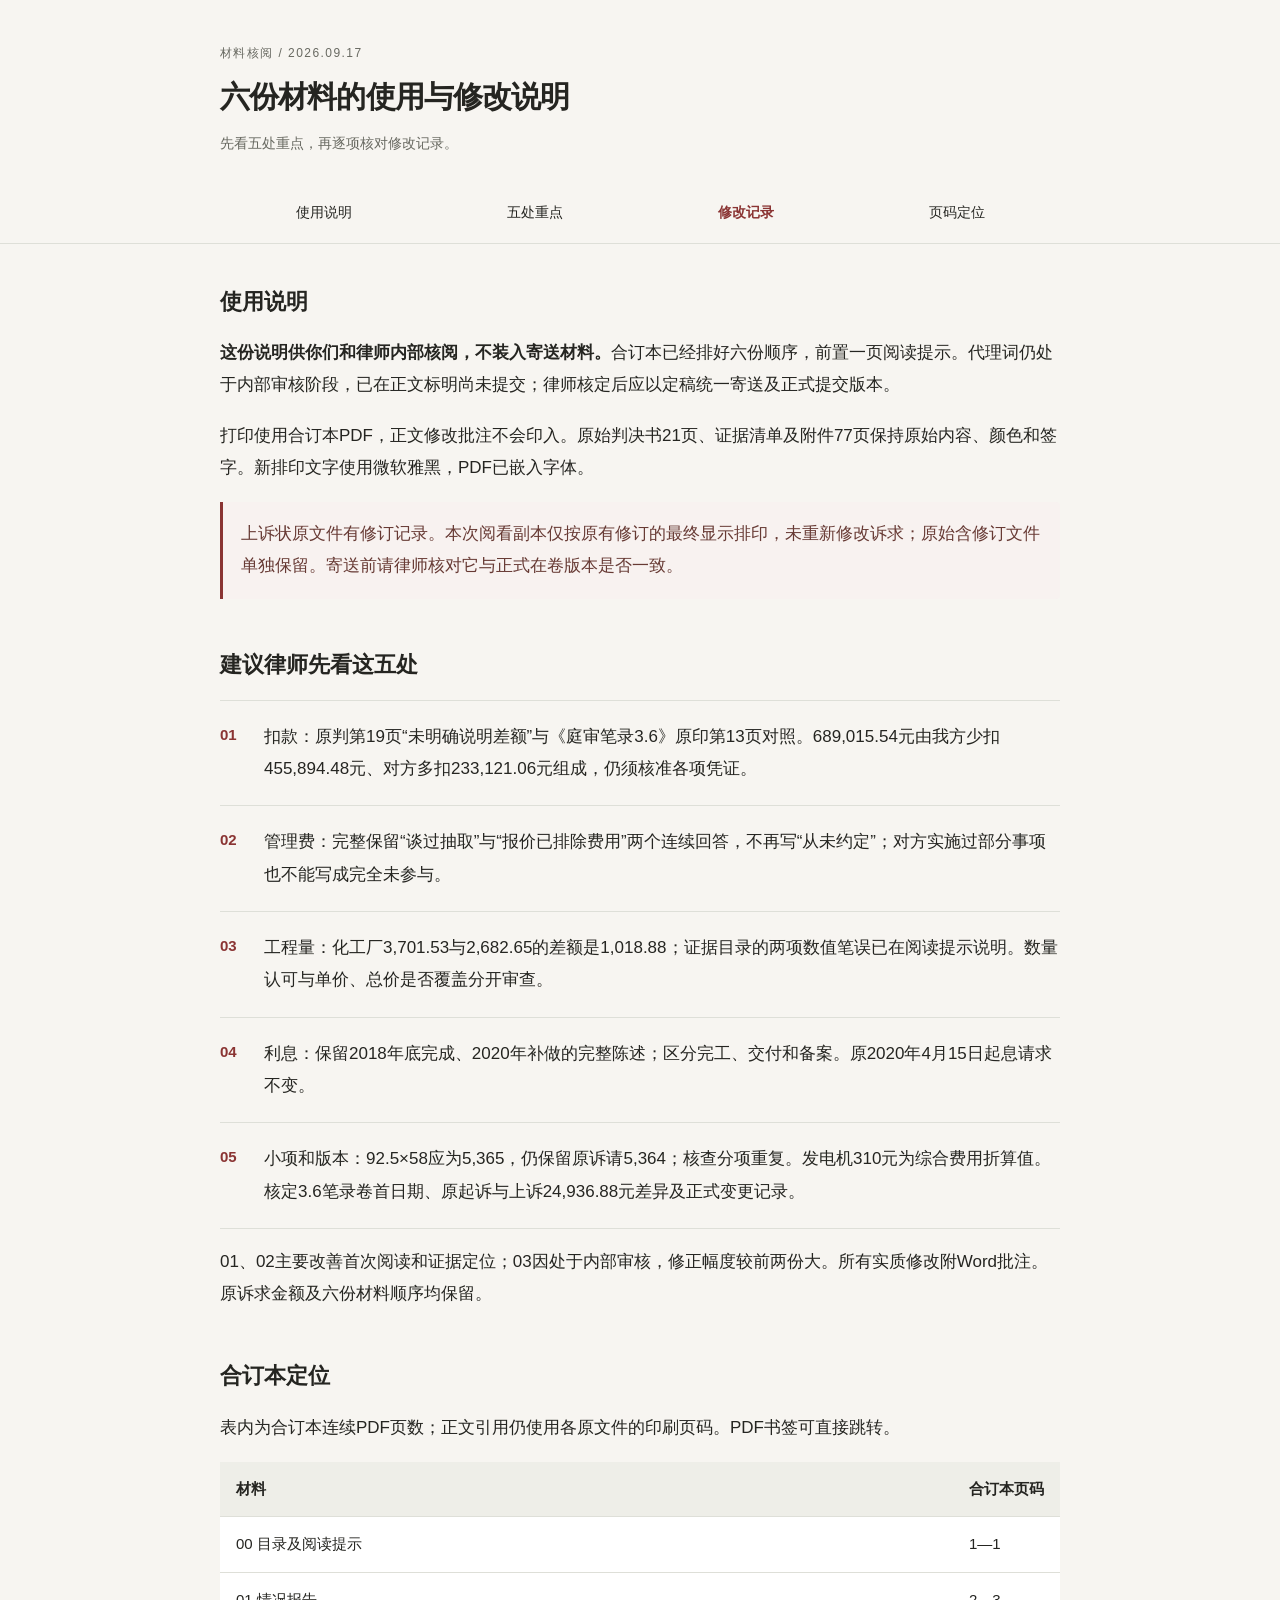
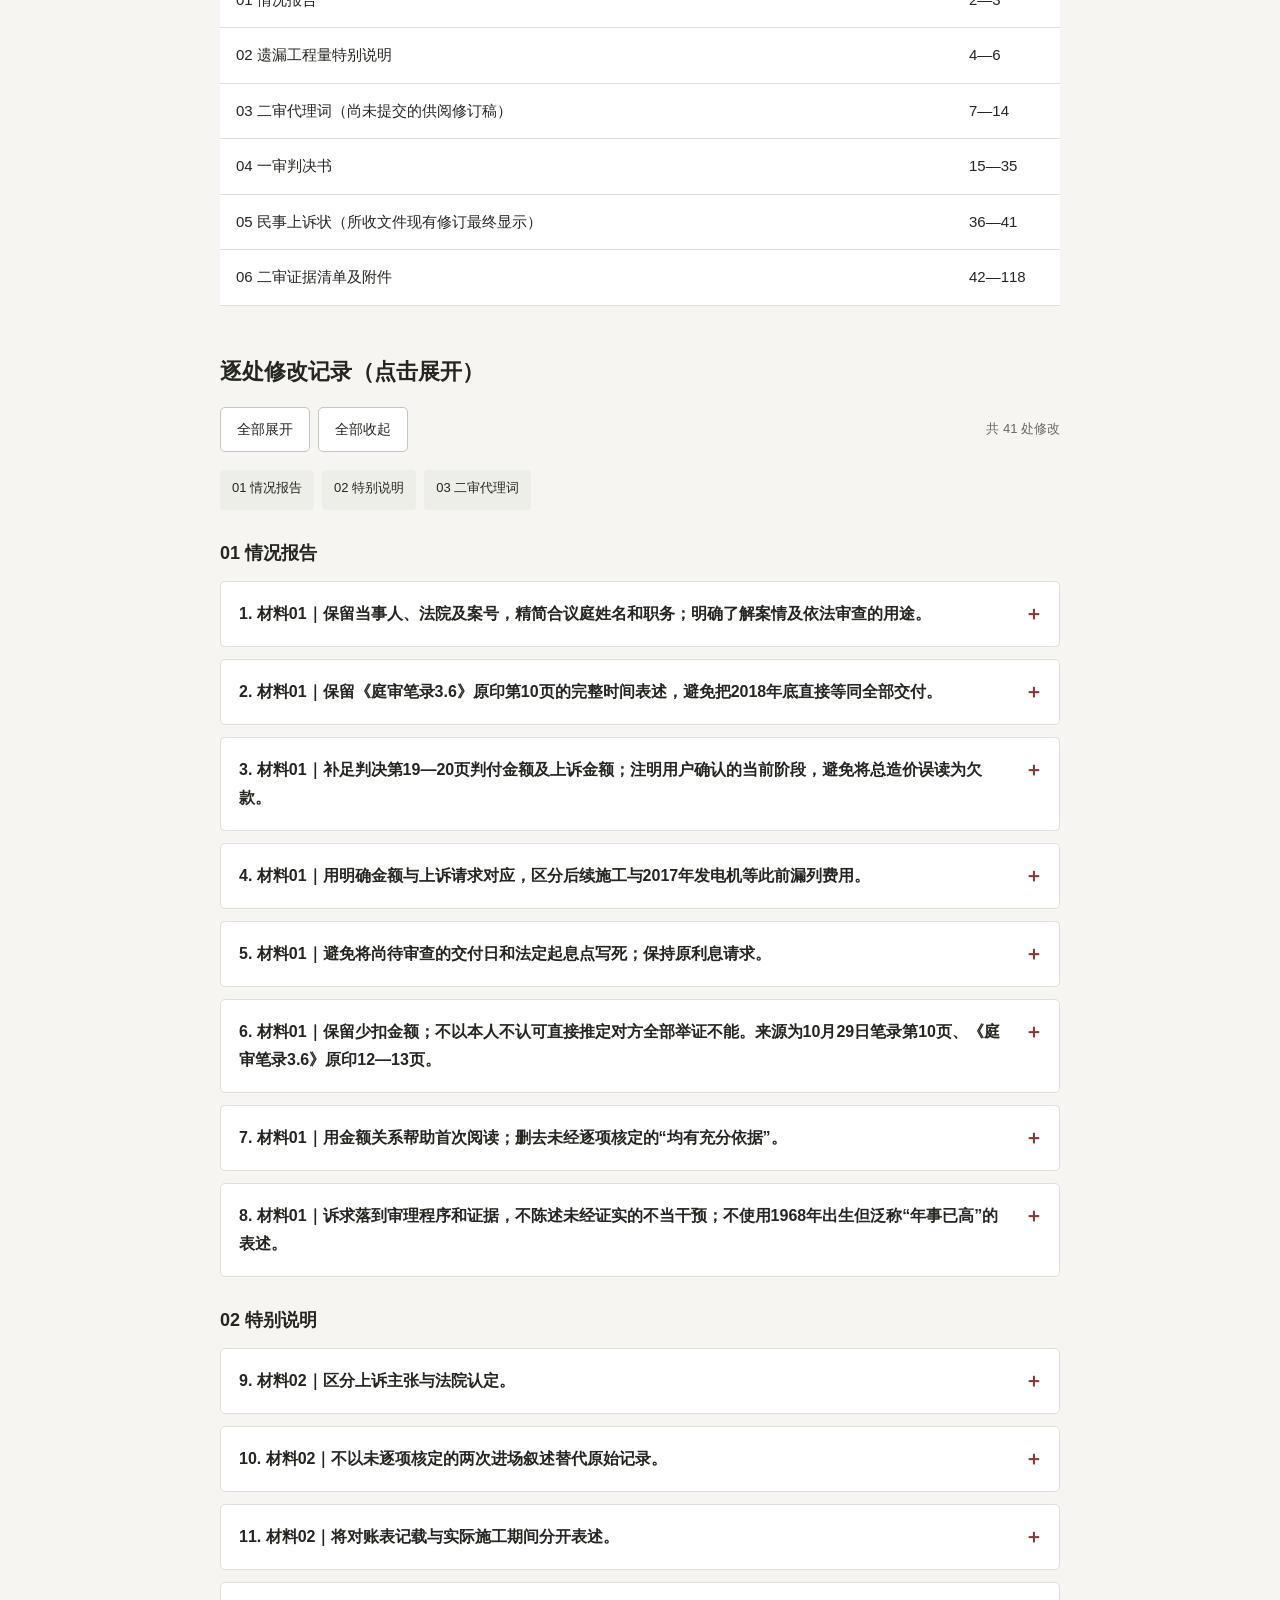
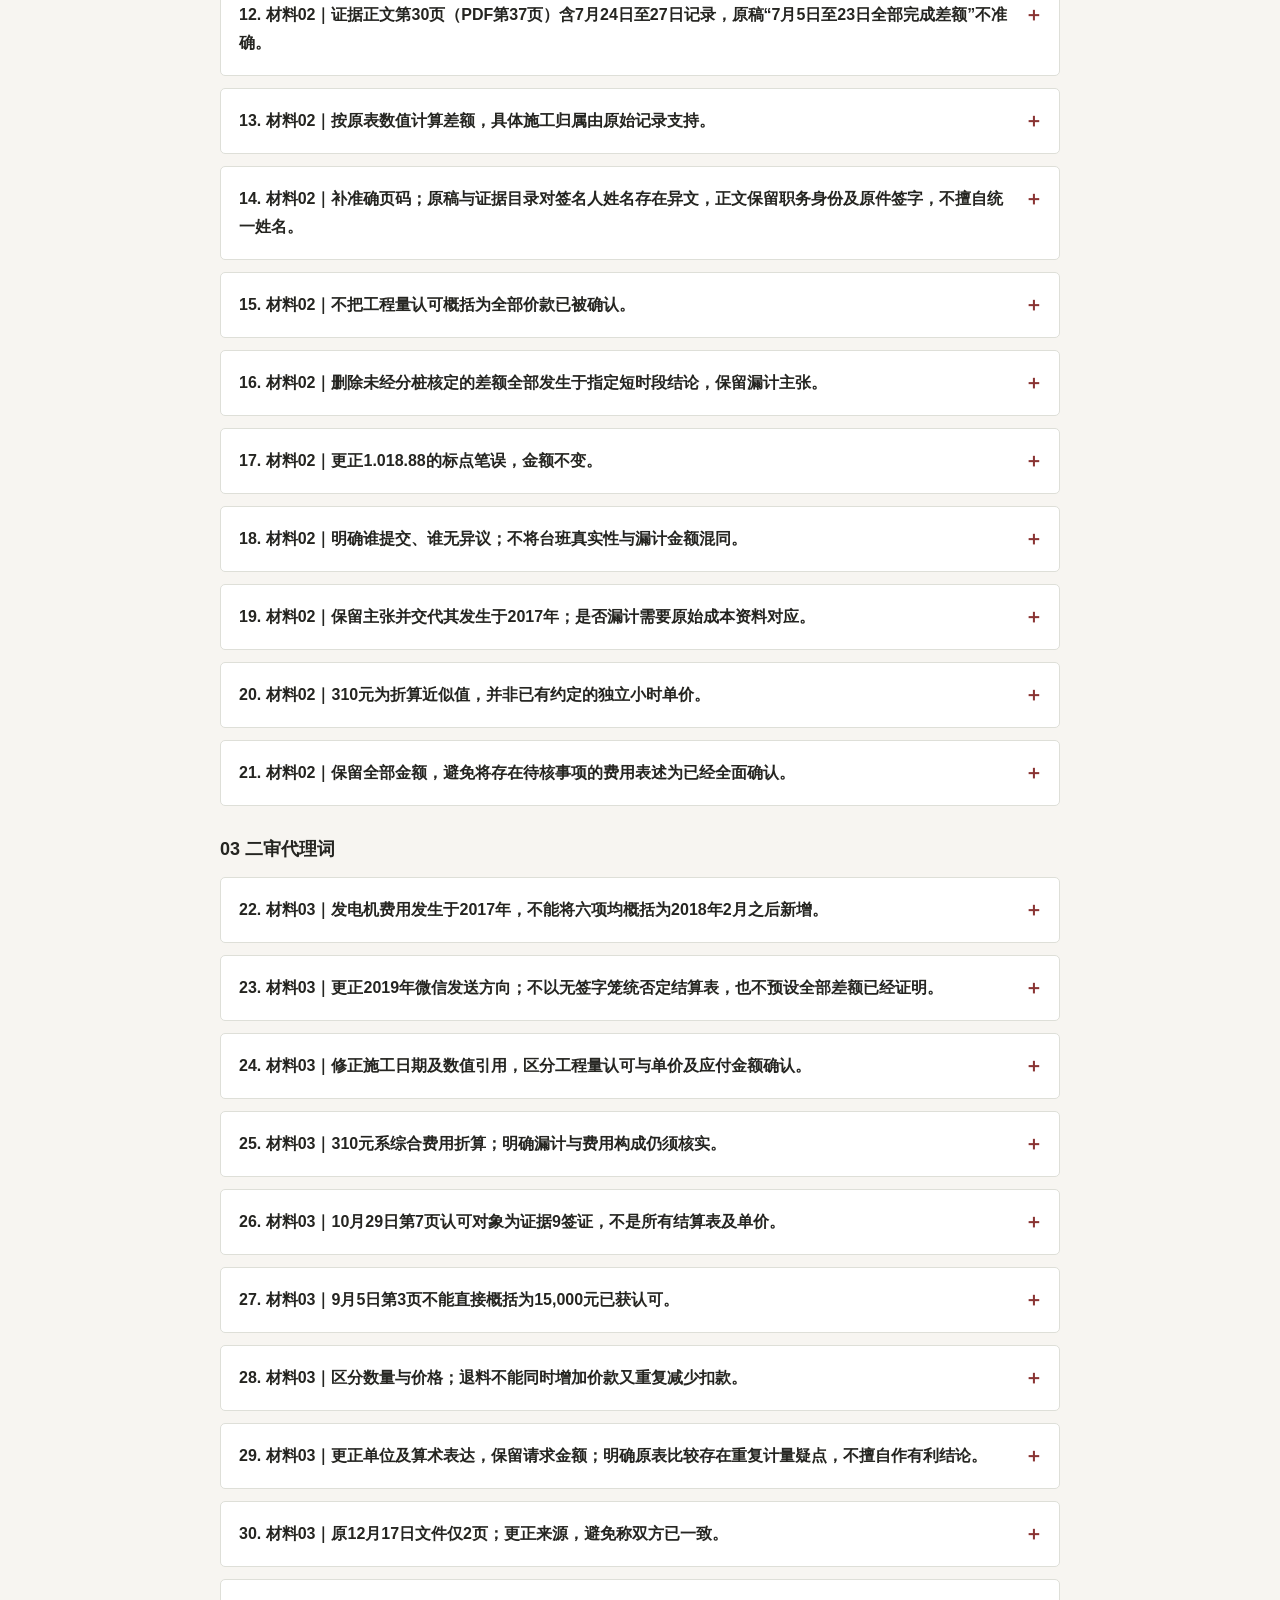
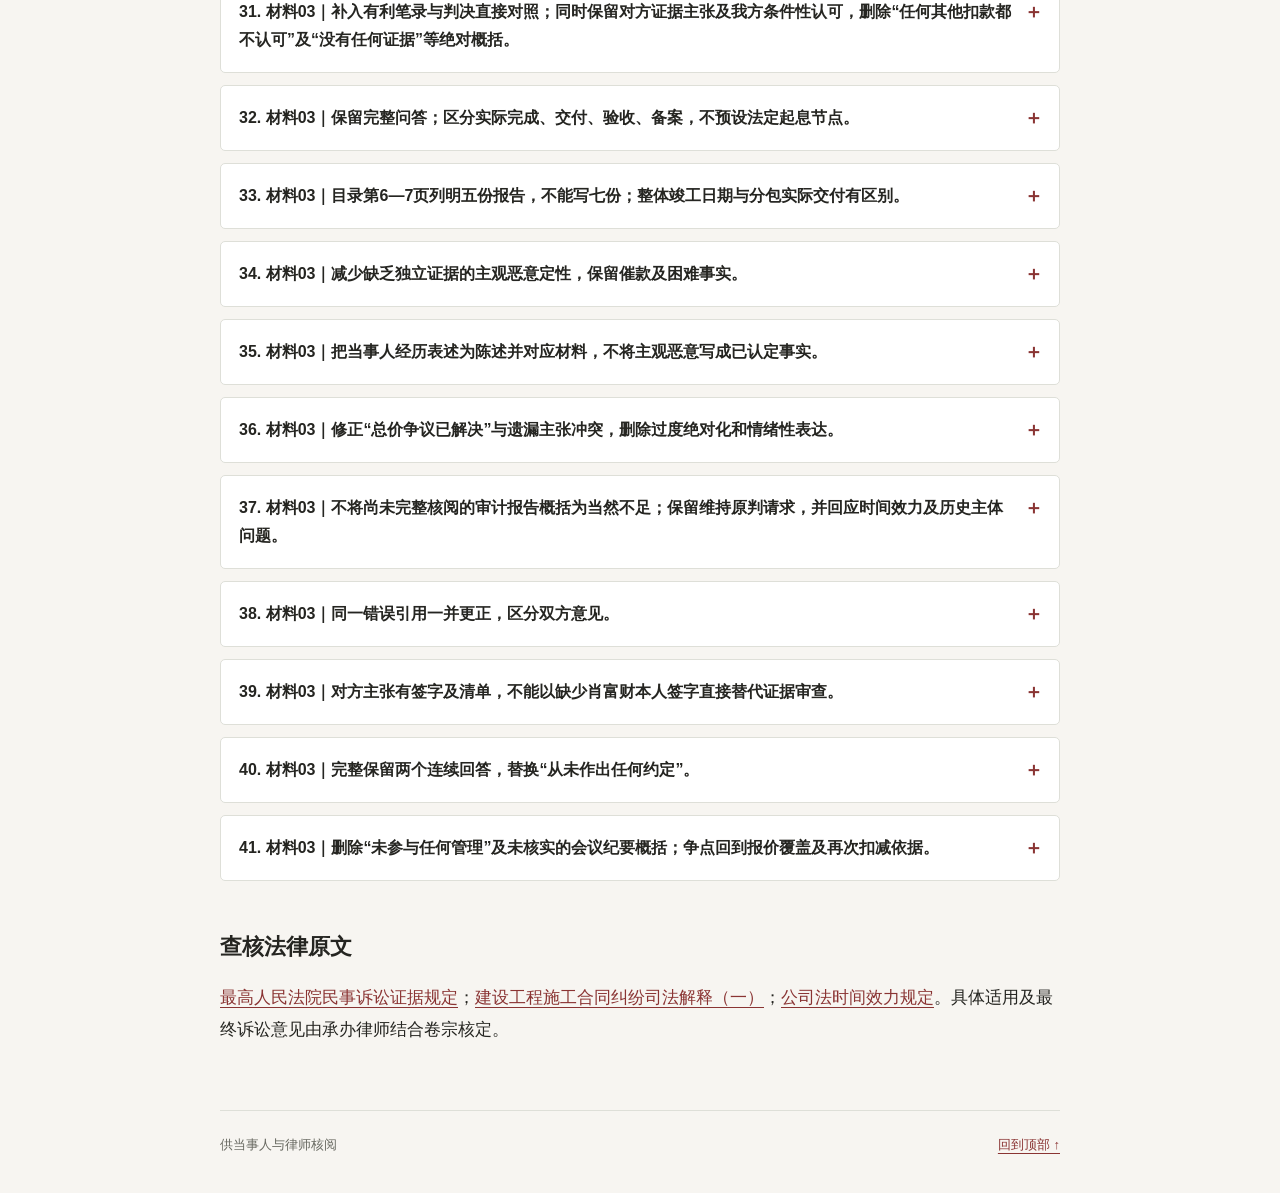
<file: share/review-20260917/index.html>
<!doctype html>
<html lang="zh-CN"><head><meta charset="utf-8"><meta name="viewport" content="width=device-width, initial-scale=1"><meta name="robots" content="noindex, nofollow, noarchive"><meta name="referrer" content="no-referrer"><meta name="theme-color" content="#f7f5f1"><meta name="description" content="六份材料的使用与修改说明，支持手机阅读与逐项核对。"><title>六份材料的使用与修改说明</title><style>
:root{color-scheme:light;--paper:#fff;--bg:#f7f5f1;--ink:#252521;--muted:#686961;--line:#dedfd8;--accent:#8a3433;--soft:#f8f2f0}
*{box-sizing:border-box}html{scroll-behavior:smooth;scroll-padding-top:124px}body{margin:0;background:var(--bg);color:var(--ink);font-family:'Microsoft YaHei','微软雅黑',sans-serif;font-size:17px;line-height:1.9;overflow-wrap:anywhere;-webkit-text-size-adjust:100%}button,a,summary{-webkit-tap-highlight-color:transparent}button{font:inherit}a{color:var(--accent);text-underline-offset:4px}a:focus-visible,button:focus-visible,summary:focus-visible{outline:3px solid var(--accent);outline-offset:4px}
.wrap{width:min(100% - 48px,840px);margin-inline:auto}.masthead{padding:42px 0 24px}.eyebrow{font-size:12px;letter-spacing:.12em;color:var(--muted);margin:0 0 10px}.masthead h1{font-size:30px;line-height:1.45;letter-spacing:-.03em;margin:0 0 12px}.subtitle{margin:0;font-size:14px;color:var(--muted)}
.nav{position:sticky;top:0;z-index:5;background:rgba(247,245,241,.98);border-bottom:1px solid var(--line)}.nav-inner{display:grid;grid-template-columns:repeat(4,minmax(0,1fr));gap:4px;padding-block:9px}.nav a{display:flex;align-items:center;justify-content:center;min-height:44px;border-radius:4px;font-size:14px;text-decoration:none;color:var(--ink)}.nav a:hover{background:#eae8e3}.nav a[href='#changes']{color:var(--accent);font-weight:700}
main{padding:16px 0 40px}section{padding-top:25px;margin-bottom:24px;scroll-margin-top:12px}h2{font-size:22px;line-height:1.55;margin:0 0 18px}h3{font-size:18px;line-height:1.5;margin:30px 0 14px}p{margin:0 0 18px}strong,b{font-weight:700}.note{background:var(--soft);border-left:3px solid var(--accent);padding:16px 18px;color:#673a34;border-radius:0 4px 4px 0}
ol{padding:0;list-style:none;counter-reset:focus}li{counter-increment:focus;padding:20px 0 20px 44px;position:relative;border-top:1px solid var(--line)}li::before{content:counter(focus,decimal-leading-zero);position:absolute;left:0;top:20px;color:var(--accent);font-size:15px;font-weight:700;font-variant-numeric:tabular-nums}li:last-child{border-bottom:1px solid var(--line)}table{border-collapse:collapse;width:100%;font-size:15px;background:var(--paper)}th,td{padding:13px 16px;border-bottom:1px solid var(--line);vertical-align:top;text-align:left}th{background:#eeeee8;font-weight:700}td:last-child,th:last-child{width:100px;white-space:nowrap;font-variant-numeric:tabular-nums}
.controls{display:flex;flex-wrap:wrap;gap:8px;align-items:center;margin:0 0 18px}.controls button{min-height:44px;padding:8px 16px;border:1px solid #c5c6bd;background:#fff;border-radius:5px;font-size:14px;color:var(--ink);cursor:pointer}.controls button:hover{border-color:var(--accent);color:var(--accent)}.record-count{font-size:13px;color:var(--muted);margin-left:auto}.groups{display:flex;gap:8px;flex-wrap:wrap;margin:0 0 10px}.groups a{padding:6px 12px;min-height:40px;text-decoration:none;background:#eeeee8;color:var(--ink);border-radius:4px;font-size:13px}
details{background:var(--paper);border:1px solid var(--line);border-radius:5px;margin:0 0 12px;overflow:hidden}summary{position:relative;padding:18px 46px 18px 18px;font-size:16px;line-height:1.75;font-weight:600;cursor:pointer;list-style:none}summary::-webkit-details-marker{display:none}summary::after{content:'＋';position:absolute;right:16px;top:19px;color:var(--accent);font-size:19px;line-height:1.4}details[open]>summary{border-bottom:1px solid var(--line);background:#fbfaf7}details[open]>summary::after{content:'−'}details p{padding:18px 18px 0;margin:0;font-size:16px;line-height:1.95}details p:last-child{padding-bottom:20px}details p b{display:block;font-size:13px;letter-spacing:.04em;color:var(--muted);margin:0 0 6px}details p:last-child b{color:var(--accent)}.footer{padding:22px 0 35px;border-top:1px solid var(--line);font-size:13px;color:var(--muted);display:flex;justify-content:space-between;gap:16px}.footer a{white-space:nowrap}
@media(max-width:600px){.wrap{width:calc(100% - 36px)}.masthead{padding:26px 0 20px}.masthead h1{font-size:25px}.nav a{font-size:13px}.nav-inner{gap:0}body{font-size:16px;line-height:1.9}h2{font-size:21px}h3{font-size:18px}section{padding-top:20px}th,td{padding:12px 10px}td:last-child,th:last-child{width:76px}.note{padding:14px}summary{padding-left:15px;font-size:16px}details p{padding-left:15px;padding-right:15px}.record-count{font-size:12px}li{padding-left:36px}.groups a{padding-inline:10px}}
@media(prefers-reduced-motion:reduce){html{scroll-behavior:auto}}@media print{body{background:white;font-size:11pt}.wrap{width:100%;max-width:none}.nav,.controls,.groups,.footer{display:none}.masthead{padding:0 0 16px}details{break-inside:avoid}summary{padding:10px 12px}.note{border:1px solid #aaa}}
</style></head><body><header class="masthead wrap" id="top"><p class="eyebrow">材料核阅  /  2026.09.17</p><h1>六份材料的使用与修改说明</h1>
<p class="subtitle">先看五处重点，再逐项核对修改记录。</p></header><nav class="nav" aria-label="阅读目录"><div class="wrap nav-inner"><a href="#intro">使用说明</a><a href="#focus">五处重点</a><a href="#changes">修改记录</a><a href="#pages">页码定位</a></div></nav><main class="wrap"><section id="intro"><h2>使用说明</h2><p><b>这份说明供你们和律师内部核阅，不装入寄送材料。</b>合订本已经排好六份顺序，前置一页阅读提示。代理词仍处于内部审核阶段，已在正文标明尚未提交；律师核定后应以定稿统一寄送及正式提交版本。</p>
<p>打印使用合订本PDF，正文修改批注不会印入。原始判决书21页、证据清单及附件77页保持原始内容、颜色和签字。新排印文字使用微软雅黑，PDF已嵌入字体。</p>
<p class="note">上诉状原文件有修订记录。本次阅看副本仅按原有修订的最终显示排印，未重新修改诉求；原始含修订文件单独保留。寄送前请律师核对它与正式在卷版本是否一致。</p>
</section><section id="focus"><h2>建议律师先看这五处</h2>
<ol><li>扣款：原判第19页“未明确说明差额”与《庭审笔录3.6》原印第13页对照。689,015.54元由我方少扣455,894.48元、对方多扣233,121.06元组成，仍须核准各项凭证。</li>
<li>管理费：完整保留“谈过抽取”与“报价已排除费用”两个连续回答，不再写“从未约定”；对方实施过部分事项也不能写成完全未参与。</li>
<li>工程量：化工厂3,701.53与2,682.65的差额是1,018.88；证据目录的两项数值笔误已在阅读提示说明。数量认可与单价、总价是否覆盖分开审查。</li>
<li>利息：保留2018年底完成、2020年补做的完整陈述；区分完工、交付和备案。原2020年4月15日起息请求不变。</li>
<li>小项和版本：92.5×58应为5,365，仍保留原诉请5,364；核查分项重复。发电机310元为综合费用折算值。核定3.6笔录卷首日期、原起诉与上诉24,936.88元差异及正式变更记录。</li></ol>
<p>01、02主要改善首次阅读和证据定位；03因处于内部审核，修正幅度较前两份大。所有实质修改附Word批注。原诉求金额及六份材料顺序均保留。</p>
</section><section id="pages"><h2>合订本定位</h2><p>表内为合订本连续PDF页数；正文引用仍使用各原文件的印刷页码。PDF书签可直接跳转。</p><table><tr><th>材料</th><th>合订本页码</th></tr><tr><td>00 目录及阅读提示</td><td>1—1</td></tr><tr><td>01 情况报告</td><td>2—3</td></tr><tr><td>02 遗漏工程量特别说明</td><td>4—6</td></tr><tr><td>03 二审代理词（尚未提交的供阅修订稿）</td><td>7—14</td></tr><tr><td>04 一审判决书</td><td>15—35</td></tr><tr><td>05 民事上诉状（所收文件现有修订最终显示）</td><td>36—41</td></tr><tr><td>06 二审证据清单及附件</td><td>42—118</td></tr></table></section><section id="changes"><h2>逐处修改记录（点击展开）</h2><div class="controls"><button id="expand-all" type="button">全部展开</button><button id="collapse-all" type="button">全部收起</button><span class="record-count">共 41 处修改</span></div><div class="groups" aria-label="按材料跳转"><a href="#material-01">01 情况报告</a><a href="#material-02">02 特别说明</a><a href="#material-03">03 二审代理词</a></div><h3 id="material-01">01  情况报告</h3><details id="change-1"><summary>1. 材料01｜保留当事人、法院及案号，精简合议庭姓名和职务；明确了解案情及依法审查的用途。</summary><p><b>原文：</b>本人肖富财，系赣州市章贡区居民。本人与湖南省第六工程有限公司、湖南建工集团有限公司、周兆村、孙湖金建设工程施工合同纠纷一案，二审案号为（2026）赣07民终5010号，由赣州市中级人民法院审理，合议庭组成人员为：审判长钟华龙（副庭长）、承办法官叶海林、审判员蔡启霞。现就案件有关情况向贵院领导作简要报告，恳请予以关心。</p><p><b>修改后：</b>本人肖富财，系赣州市章贡区居民。本人与湖南省第六工程有限公司、湖南建工集团有限公司、周兆村、孙湖金建设工程施工合同纠纷一案，二审案号为（2026）赣07民终5010号，由赣州市中级人民法院审理。现依贵院了解案情的要求，将案件情况及相关材料报送，恳请依法审查争议，公正裁判。</p></details><details id="change-2"><summary>2. 材料01｜保留《庭审笔录3.6》原印第10页的完整时间表述，避免把2018年底直接等同全部交付。</summary><p><b>原文：</b>2015年至2018年期间，本人组织人员、设备、材料，承接了赣州市章贡区棚改返迁安置建设项目（四标段）六个地块的桩基础及基坑支护工程。工程于2018年底全部完工并交付使用。因对方长期拖延结算、拒付工程款，本人于2025年4月向章贡区人民法院提起诉讼。</p><p><b>修改后：</b>2015年至2018年期间，本人组织人员、设备、材料，承接了赣州市章贡区棚改返迁安置建设项目（四标段）六个地块的桩基础及基坑支护工程。本人在庭审中陈述2018年底全部做完、2020年又补做一点项目，具体交付时间请结合验收、移交及补做记录审查。因对方长期拖延结算、拒付工程款，本人于2025年4月向章贡区人民法院提起诉讼。</p></details><details id="change-3"><summary>3. 材料01｜补足判决第19—20页判付金额及上诉金额；注明用户确认的当前阶段，避免将总造价误读为欠款。</summary><p><b>原文：</b>一审法院认定案涉工程总造价为21,552,588.16元，并据此判决湖南省第六工程有限公司向本人支付工程款，由湖南建工集团有限公司承担连带清偿责任。本人及对方公司均不服一审判决，现已向赣州市中级人民法院提起上诉，目前案件正在二审审理中。</p><p><b>修改后：</b>一审法院认定案涉工程总造价为21,552,588.16元，并据此判决湖南省第六工程有限公司向本人支付工程款5,822,419.16元，由湖南建工集团有限公司承担连带清偿责任。本人及对方公司均不服一审判决，现已向赣州市中级人民法院提起上诉，目前二审已经开庭，尚未判决。本人上诉请求的工程款本金为7,573,014.54元，较一审判付本金增加1,750,595.38元，另请求支付利息。</p></details><details id="change-4"><summary>4. 材料01｜用明确金额与上诉请求对应，区分后续施工与2017年发电机等此前漏列费用。</summary><p><b>原文：</b>第一，一审判决遗漏了本人实际完成的部分工程量，遗漏造价约129万余元。 2018年2月对账之后，本人又完成了赣南化工厂工程桩施工、赣南机械厂挂网喷锚施工等多项工程内容，有对方工作人员签字确认的原始凭证及庭审记录佐证，但一审判决未予认定。请求二审法院依法改判计入上述遗漏工程量。</p><p><b>修改后：</b>第一，本人主张一审未计入实际完成的工程量及费用1,294,700.90元。 2018年2月对账之后，本人又完成了赣南化工厂工程桩施工、赣南机械厂挂网喷锚施工等多项工程内容，有对方工作人员签字确认的原始凭证及庭审记录佐证，但一审判决未予认定。其中既有后续施工，也有此前漏列的费用，请求结合原始签证、结算表及质证记录逐项审查并计入。</p></details><details id="change-5"><summary>5. 材料01｜避免将尚待审查的交付日和法定起息点写死；保持原利息请求。</summary><p><b>原文：</b>第二，一审判决未支持本人主张的逾期付款利息，适用法律错误。 案涉工程最晚于2018年底全部完工交付，对方长期占用工程款至今已逾七年。本人主张自2020年4月15日起按一年期LPR计算利息，远晚于法定起算点。一审以双方未达成结算为由驳回全部利息，实质上是让拖欠方获利，请求二审法院依法改判支持利息请求。</p><p><b>修改后：</b>第二，请求支持逾期付款利息。本人主张以依法认定的欠款为基数，自2020年4月15日起按一年期LPR计算至实际清偿之日。一审以未达成一致结算、无法确认付款时间为由未予支持。恳请结合实际交付、付款条件及结算资料审查应付款时间，不仅以结算是否达成一致判断利息。</p></details><details id="change-6"><summary>6. 材料01｜保留少扣金额；不以本人不认可直接推定对方全部举证不能。来源为10月29日笔录第10页、《庭审笔录3.6》原印12—13页。</summary><p><b>原文：</b>第三，一审判决认定的扣款金额有误，多扣了本人45万余元。 本人在庭审中明确认可的代付材料款为7,684,274.52元，而一审判决认定扣款8,140,169元，超出部分未经双方确认。请求二审法院依法纠正，将扣款金额调整为本人认可的数额。</p><p><b>修改后：</b>第三，本人主张一审多扣款项455,894.48元。本人认可的代付材料款为7,684,274.52元，一审认定扣款为8,140,169元。笔录中已提出争议扣款范围，恳请将相应款项逐项对应原表、签字及支付凭证，审查是否实际发生、应由谁承担及是否重复扣减。</p></details><details id="change-7"><summary>7. 材料01｜用金额关系帮助首次阅读；删去未经逐项核定的“均有充分依据”。</summary><p><b>原文：</b>以上诉求均有充分的事实依据和法律依据。遗漏工程量部分有对方工作人员签字确认的原始凭证、微信结算记录及庭审询问笔录等证据佐证；利息部分有《最高人民法院关于审理建设工程施工合同纠纷案件适用法律问题的解释（一）》第二十七条的明确规定；扣款部分有本人在庭审笔录中的明确陈述及举证责任分配规则支撑。恳请二审法院依法查明事实，公正裁判。</p><p><b>修改后：</b>上述本金增加额由1,294,700.90元未计入工程量及费用、455,894.48元争议扣款构成。相关原始签证、结算表、质证记录及审计资料随附，恳请二审法院结合全部证据依法查明事实，并对主要争议作出回应。</p></details><details id="change-8"><summary>8. 材料01｜诉求落到审理程序和证据，不陈述未经证实的不当干预；不使用1968年出生但泛称“年事已高”的表述。</summary><p><b>原文：</b>本人因本案工程款被长期拖欠，资金压力巨大，且年事已高、身体状况欠佳。恳请贵院领导在百忙之中予以关心，督促相关部门依法公正审理本案，维护实际施工人的合法权益。</p><p><b>修改后：</b>本人因工程款长期未结清，资金压力较大，且身体状况欠佳。恳请贵院依照法定程序关注本案审理，保障双方充分陈述、举证和质证，依据在卷证据及适用法律作出公正裁判，维护本人合法权益。</p></details><h3 id="material-02">02  特别说明</h3><details id="change-9"><summary>9. 材料02｜区分上诉主张与法院认定。</summary><p><b>原文：</b>上诉人肖富财与被上诉人湖南省第六工程有限公司、湖南建工集团有限公司、原审被告周兆村、孙湖金建设工程施工合同纠纷一案（二审案号：（2026）赣07民终5010号），现就一审判决遗漏的工程量中金额最大的两项，特别说明如下：</p><p><b>修改后：</b>上诉人肖富财与被上诉人湖南省第六工程有限公司、湖南建工集团有限公司、原审被告周兆村、孙湖金建设工程施工合同纠纷一案（二审案号：（2026）赣07民终5010号），现就本人主张一审未计入的工程量及费用中金额最大的两项，特别说明如下：</p></details><details id="change-10"><summary>10. 材料02｜不以未逐项核定的两次进场叙述替代原始记录。</summary><p><b>原文：</b>赣南化工厂地块的桩基础工程，因施工场地移交及设计安排等原因，分两次进场施工：</p><p><b>修改后：</b>赣南化工厂地块工程量应结合2018年对账单、后续施工记录及工程量确认表进行对照：</p></details><details id="change-11"><summary>11. 材料02｜将对账表记载与实际施工期间分开表述。</summary><p><b>原文：</b>第一次：2017年11月至2018年2月9日，完成工程量2,682.65立方米；</p><p><b>修改后：</b>2018年2月11日对账单载明工程桩方量为2,682.65立方米；</p></details><details id="change-12"><summary>12. 材料02｜证据正文第30页（PDF第37页）含7月24日至27日记录，原稿“7月5日至23日全部完成差额”不准确。</summary><p><b>原文：</b>第二次：2018年7月5日至2018年7月23日，完成工程量1,018.88立方米。</p><p><b>修改后：</b>后续施工记录包含2018年7月的施工内容，工程量确认表合计方量为3,701.53立方米。</p></details><details id="change-13"><summary>13. 材料02｜按原表数值计算差额，具体施工归属由原始记录支持。</summary><p><b>原文：</b>两次施工合计完成工程量3,701.53立方米。</p><p><b>修改后：</b>两表工程量差额为3,701.53－2,682.65＝1,018.88立方米。</p></details><details id="change-14"><summary>14. 材料02｜补准确页码；原稿与证据目录对签名人姓名存在异文，正文保留职务身份及原件签字，不擅自统一姓名。</summary><p><b>原文：</b>1. 原始确认表：原审被告方工作人员刘锦坤于2018年12月23日签字确认的《赣南化工厂周边安置小区旋挖桩工程量确认表》明确载明“已核”，确认工程桩施工方量为3,701.53立方米。</p><p><b>修改后：</b>1. 原始确认表：原审被告方工作人员于2018年12月23日签字确认的《赣南化工厂周边安置小区旋挖桩工程量确认表》明确载明“已核”，确认工程桩施工方量为3,701.53立方米（二审证据正文第24—30页，其中“已核”及合计数见第30页；对应PDF第31—37页）。</p></details><details id="change-15"><summary>15. 材料02｜不把工程量认可概括为全部价款已被确认。</summary><p><b>原文：</b>4. 庭审确认：2025年9月5日一审庭审询问笔录中，原审被告对该项工程量亦已确认。</p><p><b>修改后：</b>4. 庭审核对：2025年9月5日询问笔录第4页归纳化工厂工程量意见，可与上述原始表格相互核对；对工程量的认可应与单价及最终应付款金额分别审查。</p></details><details id="change-16"><summary>16. 材料02｜删除未经分桩核定的差额全部发生于指定短时段结论，保留漏计主张。</summary><p><b>原文：</b>2018年2月11日对账单仅载明第一次施工的工程量2,682.65立方米，未包含第二次施工的1,018.88立方米。该差额部分系2018年2月对账后新增完成的工程量，一审判决未予认定。</p><p><b>修改后：</b>2018年2月11日对账单载明2,682.65立方米，与后续“已核”确认表的3,701.53立方米相差1,018.88立方米。本人主张该差额未计入一审认定的总造价，请结合对应施工记录、表格范围及各项计价予以审查。</p></details><details id="change-17"><summary>17. 材料02｜更正1.018.88的标点笔误，金额不变。</summary><p><b>原文：</b>1.018.88立方米 × 1,050元/立方米 = 1,069,824元。</p><p><b>修改后：</b>1,018.88立方米 × 1,050元/立方米 = 1,069,824元。</p></details><details id="change-18"><summary>18. 材料02｜明确谁提交、谁无异议；不将台班真实性与漏计金额混同。</summary><p><b>原文：</b>原审被告周兆村、孙湖金在一审中提交的证据13——《赣南化工厂周边安置小区250KW发电机台班汇总表》及附件（含工程量签证单、机械使用台班记录表7页），明确载明上述470.08小时的发电机台班数量。该证据系原审被告自行提交，且在一审庭审中对其三性均无异议。</p><p><b>修改后：</b>原审被告周兆村、孙湖金在一审中提交的证据13——《赣南化工厂周边安置小区250KW发电机台班汇总表》及附件（含工程量签证单、机械使用台班记录表7页），明确载明上述470.08小时的发电机台班数量。该证据由原审被告提交，我方在2025年10月29日笔录第11页表示无异议。台班资料见二审证据正文第36—46页（PDF第43—53页）；台班数、单价及原总价是否覆盖仍须分别审查。</p></details><details id="change-19"><summary>19. 材料02｜保留主张并交代其发生于2017年；是否漏计需要原始成本资料对应。</summary><p><b>原文：</b>2018年结算单中，仅包含了A、B两组发电机642小时对应的费用（租金36,000元＋柴油费163,000元，合计199,000元），并未包含上述1组发电机470.08小时的费用。因此，该470.08小时属于2018年2月对账时遗漏的工程量。</p><p><b>修改后：</b>2018年结算单中，仅包含了A、B两组发电机642小时对应的费用（租金36,000元＋柴油费163,000元，合计199,000元），本人主张尚未覆盖另1组发电机470.08小时的费用，属于2018年2月对账时漏列，并非对账后新增施工。请结合完整台班、租金及柴油记录核对是否已计入原总价。</p></details><details id="change-20"><summary>20. 材料02｜310元为折算近似值，并非已有约定的独立小时单价。</summary><p><b>原文：</b>参照2018年结算单中发电机小时单价：</p><p><b>修改后：</b>参照2018年结算单中642小时对应的租金及柴油综合费用折算：</p></details><details id="change-21"><summary>21. 材料02｜保留全部金额，避免将存在待核事项的费用表述为已经全面确认。</summary><p><b>原文：</b>上述两项事实清楚，证据充分，部分证据系原审被告自行提交或经其签字确认，部分证据已经一审庭审质证确认。一审判决未予认定，导致工程总造价认定错误。恳请二审法院在查明事实的基础上，依法将上述遗漏工程量计入案涉工程总造价。</p><p><b>修改后：</b>上述两项主张合计1,215,548.80元，均有相应签证、台班或结算资料供核对。恳请二审法院在审查原造价是否覆盖、数量及单价依据、是否重复计费的基础上，依法将查明的遗漏部分计入工程总造价。</p></details><h3 id="material-03">03  二审代理词</h3><details id="change-22"><summary>22. 材料03｜发电机费用发生于2017年，不能将六项均概括为2018年2月之后新增。</summary><p><b>原文：</b>一、一审判决遗漏2018年2月11日之后新增工程量1,294,700.9元，工程总造价认定错误</p><p><b>修改后：</b>一、一审未计入的工程量及费用共1,294,700.90元，应依法逐项审查</p></details><details id="change-23"><summary>23. 材料03｜更正2019年微信发送方向；不以无签字笼统否定结算表，也不预设全部差额已经证明。</summary><p><b>原文：</b>双方未签订书面合同，肖富财先后于2018年2月11日、2019年2月2日、2020年1月13日三次向湖南六公司、周兆村一方发送结算文件，每次文件中的工程量、金额均存在明显差异，且从未经双方签字盖章确认。原审被告周兆村在诉讼中认可第一次对账的总造价21,552,588.16元，仅系对过程性文件的追认，而非对肖富财全部施工成果的最终确认。肖富财在一审中依法从业主单位档案处调取了原始施工记录、竣工图等资料，充分证明肖富财实际完成的工程量远超2018年对账单所载内容。具体遗漏项目如下（按金额从大到小排列）：</p><p><b>修改后：</b>双方未签订书面合同，双方先后围绕2018年2月11日、2019年2月2日、2020年1月13日的结算文件进行往来核对，其中2019年2月由被告方工作人员周敏向肖富财发回审核表，每次文件中的工程量、金额均存在明显差异，各栏意见是否已达一致，应结合原表及逐项质证判断。原审被告周兆村在诉讼中认可第一次对账的总造价21,552,588.16元，仅系对过程性文件的追认，而非对肖富财全部施工成果的最终确认。肖富财在一审中依法从业主单位档案处调取了原始施工记录、竣工图等资料，据此主张实际完成的部分工程量及费用未被2018年对账单覆盖。具体遗漏项目如下（按金额从大到小排列）：</p></details><details id="change-24"><summary>24. 材料03｜修正施工日期及数值引用，区分工程量认可与单价及应付金额确认。</summary><p><b>原文：</b>被告方工作人员刘锦坤签字确认的《赣南化工厂周边安置小区旋挖桩工程量确认表》载明“已核”。化工厂桩基础工程施工分两次进场：第一次为2017年11月至2018年2月9日，共2,682.65m³；第二次为2018年7月5日至2018年7月23日，共1,018.88m³；两次合计3,701.53m³。2018年2月11日结算单仅载明第一次工程量2,682.65m³，差额1,018.88m³系2018年2月对账后新增工程内容。除刘锦坤“已核”的原始凭证外，2019年2月周敏发回的结算单亦载明工程量为3,701.53m³，原审被告提供的证据材料第35页、第42页及2025年9月5日庭审询问笔录均已由原审被告确认。原审被告确认化工厂项目于2018年底才完工。参照2018年结算单载明的单价1,050元/m³计算，遗漏造价为1,018.88m³×1,050元/m³＝1,069,824元。</p><p><b>修改后：</b>被告方工作人员签注“已核”的《赣南化工厂周边安置小区旋挖桩工程量确认表》载明工程桩合计3,701.53m³；2018年2月11日对账单载明2,682.65m³，差额为1,018.88m³。后续施工记录含2018年7月施工，不能将全部差额仅限定在7月5日至23日。确认表见二审证据正文第24—30页，合计数及签字见第30页；可与2019年周敏发回的结算表及9月5日询问笔录第4页相互核对。肖富财主张该差额未计入原判总价，参照2018年结算单所列1,050元/m³，主张1,018.88m³×1,050元/m³＝1,069,824元，请对范围及单价一并审查。</p></details><details id="change-25"><summary>25. 材料03｜310元系综合费用折算；明确漏计与费用构成仍须核实。</summary><p><b>原文：</b>原审被告周兆村、孙湖金一审提交的证据13载明，2017年5月28日至7月6日期间1组发电机组合计发电台班470.08小时。2018年结算单仅包含A、B两组发电机642小时对应的费用（租金36,000元加柴油费163,000元，合计199,000元），小时单价为199,000÷642≈310元/小时。遗漏造价为470.08小时×310元/小时＝145,724.8元。该项系2018年2月对账时遗漏的工程量。</p><p><b>修改后：</b>原审被告周兆村、孙湖金一审提交的证据13载明，2017年5月28日至7月6日期间1组发电机组合计发电台班470.08小时。肖富财主张2018年结算单仅包含A、B两组发电机642小时对应的费用（租金36,000元加柴油费163,000元，合计199,000元），综合费用折算约为199,000÷642≈310元/小时。遗漏造价为470.08小时×310元/小时＝145,724.8元。该项系2018年2月对账时遗漏的工程量。 请结合完整台班及租金、柴油费用核对470.08小时是否已计入原总价，小时数的认可不直接等于该项金额已被认可。</p></details><details id="change-26"><summary>26. 材料03｜10月29日第7页认可对象为证据9签证，不是所有结算表及单价。</summary><p><b>原文：</b>2020年结算单赣南机械厂结算项第7项载明“挂网喷锚施工费641.46m²”。被告方工作人员刘阳签字确认的签证单落款时间为2018年8月12日，发生于2018年2月对账之后，证明该项系2018年2月后新增工程量。2025年10月29日庭前会议笔录第6—7页载明，原审被告对该结算单质证无异议。参照2018年结算单载明的单价70元/m²计算，遗漏造价为641.46m²×70元/m²＝44,902.2元。</p><p><b>修改后：</b>2020年结算单赣南机械厂结算项第7项载明“挂网喷锚施工费641.46m²”。被告方工作人员刘阳签字确认的签证单落款时间为2018年8月12日，可作为核查该项施工量及是否漏计的依据。2025年10月29日庭前会议笔录第6—7页载明，原审被告对证据9签证单的三性无异议。参照2018年结算单载明的单价70元/m²计算，遗漏造价为641.46m²×70元/m²＝44,902.2元。 上述证据认可范围与具体单价及最终应付款金额应分别审查。</p></details><details id="change-27"><summary>27. 材料03｜9月5日第3页不能直接概括为15,000元已获认可。</summary><p><b>原文：</b>2020年结算单第7项载明“设备进出场等费用15,000元”，而2018年结算单并未包含该项。2025年9月5日庭审询问笔录第3页中，双方对该项费用已进行确认，原审被告亦已确认。该项系2018年2月对账后新增的费用。</p><p><b>修改后：</b>2020年结算单第7项载明“设备进出场等费用15,000元”，而2018年结算单并未包含该项。2025年9月5日庭审询问笔录第3页中，双方对结算项第7项工程量无异议；是否认可15,000元费用及其是否已计入原总价，仍请结合原表与费用依据审查。</p></details><details id="change-28"><summary>28. 材料03｜区分数量与价格；退料不能同时增加价款又重复减少扣款。</summary><p><b>原文：</b>2020年结算单列明了“转卖一批钢筋给发包方3.346吨”，2018年结算单并无该项。2025年9月5日庭审询问笔录第4页中，原审被告对该项费用未提出实质异议，并已确认。肖富财出于让利性考虑取低值4,150元/吨计算，遗漏造价为3.346吨×4,150元/吨＝13,885.9元。</p><p><b>修改后：</b>2020年结算单列明了“转卖一批钢筋给发包方3.346吨”，2018年结算单并无该项。2025年9月5日庭审询问笔录第4页中，原审被告对相关工程量表示无异议，具体单价及价款仍应结合原始资料审查。肖富财出于让利性考虑取低值4,150元/吨计算，遗漏造价为3.346吨×4,150元/吨＝13,885.9元。 还应核对原材料扣款和退料处理，避免重复增加价款。</p></details><details id="change-29"><summary>29. 材料03｜更正单位及算术表达，保留请求金额；明确原表比较存在重复计量疑点，不擅自作有利结论。</summary><p><b>原文：</b>2020年1月13日结算单相较于2018年2月11日结算单，赣江造纸厂地块新增了“基坑排水沟施工费”92.5m²的工程量，2018年结算单并未包含该项。2025年9月5日庭审询问笔录第2页载明双方对该工程量无争议，原审被告亦已确认。参照2018年2月11日结算单载明的该地块施工单位费58元/m²计算，遗漏造价为92.5m²×58元/m²＝5,364元。</p><p><b>修改后：</b>2020年结算表另列基坑排水沟92.5米，肖富财主张该项未计入原总价。9月5日询问笔录第2页对相关工程量的意见，应结合2018年、2020年两版造纸厂结算表审查。按92.5米×58元/米计算为5,365元，本项仍按原上诉金额5,364元主张，未据此增加请求。两表还涉及263.22米、170.72米，其差恰为92.5米，应核实是否只是分项列示，避免重复计量。</p></details><details id="change-30"><summary>30. 材料03｜原12月17日文件仅2页；更正来源，避免称双方已一致。</summary><p><b>原文：</b>肖富财在2025年12月17日庭审笔录第12页明确认可的代付材料款金额为7,684,274.52元。该数额是双方在诉讼中对账过程中能够查实的、有凭证支撑的代付材料款。原审判决最终认定的扣款项金额8,140,169元，已超出肖富财认可金额455,894.48元。</p><p><b>修改后：</b>肖富财在2025年10月29日笔录第10页及《庭审笔录3.6》原印第12页明确认可的代付材料款金额为7,684,274.52元。该数额为肖富财认可的代付材料款口径，双方对其余项目及金额仍有争议。原审判决最终认定的扣款项金额8,140,169元，已超出肖富财认可金额455,894.48元。</p></details><details id="change-31"><summary>31. 材料03｜补入有利笔录与判决直接对照；同时保留对方证据主张及我方条件性认可，删除“任何其他扣款都不认可”及“没有任何证据”等绝对概括。</summary><p><b>原文：</b>一审法院认定的扣款8,140,169元来源于2020年1月13日的过程性对账单，但该对账单中扣款内容未经肖富财签字确认，仅为过程性沟通内容。湖南六公司及周兆村一方未能提供有效证据证明超出代付材料款部分的所谓“项目扣款”（如罚款、零星扣款等）真实存在且经肖富财认可。肖富财在一审中多次明确表示，除代付材料款外，对其他项目扣款不予认可。根据《最高人民法院关于适用〈中华人民共和国民事诉讼法〉的解释》第九十条，湖南六公司、周兆村一方对其主张的扣款事实负有举证责任。一审法院在湖南六公司、周兆村一方未能提供任何由肖富财签字确认的扣款确认单或其他直接证据的情况下，直接采信2020年过程性对账单中的扣款金额，属于举证责任分配错误。</p><p><b>修改后：</b>一审认定8,140,169元扣款所依据的2020年1月13日结算表，是双方意见汇总及后续核对基础。9月5日笔录第2页中，肖富财说明红字为被告意见，并非整表均已认可。《庭审笔录3.6》原印第13页记载我方说明689,015.54元差额，并列明电机厂、机械厂、造纸厂、七里一期相应扣款项；与原判第19页“双方均未明确说明”差额构成的表述，应作对照审查。该差额包含我方要求少扣455,894.48元与对方要求多扣233,121.06元。对方援引清单、施工管理人员签字及证据3，我方亦表示相应事实能够证明的可以扣减。应依据举证责任规则，将各项金额、发生事实、责任归属及凭证逐项核对，不能只因该表由原告发送即认定全部扣款成立。</p></details><details id="change-32"><summary>32. 材料03｜保留完整问答；区分实际完成、交付、验收、备案，不预设法定起息节点。</summary><p><b>原文：</b>案涉工程各地块陆续完工，其中最后一个地块化工厂项目1号楼于2020年1月15日完工，该事实有原审提交的证据予以证明，并有2026年3月6日《证据交换笔录》第10页中肖富财的陈述予以印证。肖富财为给予湖南六公司、周兆村一方合理的履行期，自愿将利息起算点往后顺延三个月，主张自2020年4月15日起计算逾期付款利息。该起算点远晚于法定应付款时间，未超出法律保护范围，已是对湖南六公司、周兆村一方的极大让步。</p><p><b>修改后：</b>案涉各地块陆续施工完成。《庭审笔录3.6》原印第10页中，肖富财完整陈述为“2018年底全部做完，但是在2020年又进场了补了一点项目”，孙湖金回答“基本上是事实”。2025年7月22日笔录第2页亦载孙湖金称工程已竣工验收并交付使用，但未载具体交付日。相关材料所称2020年1月15日系验收备案节点，不应直接写成完工日。肖富财仍主张自2020年4月15日起计息，请结合各地块实际交付、补做范围及付款条件依法认定应付款时间。</p></details><details id="change-33"><summary>33. 材料03｜目录第6—7页列明五份报告，不能写七份；整体竣工日期与分包实际交付有区别。</summary><p><b>原文：</b>此外，肖富财补充提交的七份审计报告载明各地块整体工程的竣工日期均在肖富财主张的利息起算日之前。案涉基坑支护和桩基础工程系各地块的基础性施工内容，其实际完工时间必然早于整体工程竣工时间。该组证据进一步印证了肖富财主张的利息起算时间具有充分的事实依据。</p><p><b>修改后：</b>此外，肖富财补充提交的二审证据第七组所列五份审计报告载明各地块整体工程的竣工日期均在肖富财主张的利息起算日之前。案涉基坑支护和桩基础工程系各地块的基础性施工内容，应结合施工顺序与具体记录判断其完成及交付时间。该组证据可作为核查起息依据的材料，但不替代对具体交付时间及付款条件的审查。</p></details><details id="change-34"><summary>34. 材料03｜减少缺乏独立证据的主观恶意定性，保留催款及困难事实。</summary><p><b>原文：</b>（二）湖南六公司、周兆村一方存在主观恶意拖欠工程款的行为</p><p><b>修改后：</b>（二）肖富财持续催款及资金占用情况</p></details><details id="change-35"><summary>35. 材料03｜把当事人经历表述为陈述并对应材料，不将主观恶意写成已认定事实。</summary><p><b>原文：</b>自2015年施工开始，湖南六公司、周兆村即刻意规避签订书面合同，肖富财多次要求签订合同均被以“后续还有项目、材料单价有变化”为由拖延。工程完工后，湖南六公司、周兆村一方以各种理由拒绝结算：2018年2月肖富财提交结算书后，近一年才收到回复，且各项单价被大幅调低；肖富财先后五次提交纸质结算书，均被以“纸质件遗失、工作太忙”等理由拒绝办理；2020年至2021年肖富财因心肌梗死住院3次，请求先支付部分工程款用于治疗，均被无视；2024年1月后，湖南六公司、周兆村一方开始不接电话、不回信息，恶意逃避债务。肖富财被迫于2023年6月变卖儿子婚房偿还项目欠款。</p><p><b>修改后：</b>据肖富财陈述，自2015年施工开始，湖南六公司、周兆村未签订书面合同，肖富财多次要求签订合同均被以“后续还有项目、材料单价有变化”为由拖延。工程完工后，湖南六公司、周兆村一方以各种理由拒绝结算：2018年2月肖富财提交结算书后，近一年才收到回复，且各项单价被大幅调低；肖富财先后五次提交纸质结算书，均被以“纸质件遗失、工作太忙”等理由拒绝办理；2020年至2021年肖富财因心肌梗死住院3次，请求先支付部分工程款用于治疗，均被无视；2024年1月后，湖南六公司、周兆村一方开始不接电话、不回信息，未能完成结算付款。肖富财被迫于2023年6月变卖儿子婚房偿还项目欠款。 上述催款、就医及资金处置情况，请结合已提交的沟通和付款等资料审查。</p></details><details id="change-36"><summary>36. 材料03｜修正“总价争议已解决”与遗漏主张冲突，删除过度绝对化和情绪性表达。</summary><p><b>原文：</b>双方对工程量及总价存在分歧属于数额争议，已通过庭审确认总价得到解决；而工程款应付时间是法定事实节点，与双方后期是否达成结算合意毫无关系。若该裁判逻辑被维持，等于允许发包方通过无限期拖延结算来规避利息责任，形成“发包人拖延越久责任越轻”的错误导向，严重违背公平原则和司法解释的立法初衷。</p><p><b>修改后：</b>双方对工程量及总价的分歧属于价款争议，一审虽采用21,552,588.16元作为总造价，肖富财仍对其是否覆盖全部实际施工提出异议。应付款时间须结合约定、实际交付及相关法定情形认定，不能仅因最终结算价格尚未一致，即不再审查其他应付款节点。</p></details><details id="change-37"><summary>37. 材料03｜不将尚未完整核阅的审计报告概括为当然不足；保留维持原判请求，并回应时间效力及历史主体问题。</summary><p><b>原文：</b>湖南六公司系一人有限责任公司，湖南建工集团系其唯一股东。依据《中华人民共和国公司法》第二十三条第三款，股东应证明公司财产独立于股东财产，否则对公司债务承担连带责任。湖南建工集团以“国有独资”抗辩不能成立；其未提供财务账册、银行流水等关键证据，审计报告仅反映负债利润，不能反映财产走向，不足以证明财产独立。原审据此判令其承担连带责任，适用法律正确，应予维持。</p><p><b>修改后：</b>原判以湖南六公司为一人有限责任公司、湖南建工集团为其唯一股东，判令湖南建工集团承担连带清偿责任。对此，湖南建工集团已提交审计报告等材料并提出新旧法及主体性质抗辩。请结合施工和债务形成期间的历史股权、适用法律、2022—2024年度审计报告的完整内容及关联往来审查其证明力，区分国有法人独资与法定国有独资公司的性质，不仅凭“国有”名称或提交审计报告即认定财产独立。肖富财请求依法维持原判连带清偿责任。</p></details><details id="change-38"><summary>38. 材料03｜同一错误引用一并更正，区分双方意见。</summary><p><b>原文：</b>首先，肖富财一审中明确认可的代付材料款金额为7,684,274.52元（见2025年12月17日庭审笔录第12页），该数额是双方在诉讼中对账过程中能够查实的、有凭证支撑的代付材料款。原审判决最终认定的扣款项金额为8,140,169元，该金额已高于肖富财认可的代付材料款数额，肖富财对此保留异议。</p><p><b>修改后：</b>首先，肖富财一审中明确认可的代付材料款金额为7,684,274.52元（见2025年10月29日笔录第10页及《庭审笔录3.6》原印第12页），该数额系肖富财认可口径，不代表双方对全部扣款已达成一致。原审判决最终认定的扣款项金额为8,140,169元，该金额已高于肖富财认可的代付材料款数额，肖富财对此保留异议。</p></details><details id="change-39"><summary>39. 材料03｜对方主张有签字及清单，不能以缺少肖富财本人签字直接替代证据审查。</summary><p><b>原文：</b>其次，湖南六公司上诉称原审判决漏计赣南纺织厂钢筋材料代付款194,674.06元及赣江造纸厂项目部扣款38,447元，合计233,121.06元，均系其单方主张，并未提供经肖富财签字确认的有效证据予以证实。根据“谁主张、谁举证”的原则，湖南六公司对其主张的扣款事实负有举证责任，未能提供充分证据的，应承担举证不能的法律后果。</p><p><b>修改后：</b>其次，湖南六公司上诉称原审判决漏计赣南纺织厂钢筋材料代付款194,674.06元及赣江造纸厂项目部扣款38,447元，合计233,121.06元，系其上诉新增扣款主张，应具体核对其所引证据3、现场清单及签字文件，审查金额、承担依据与是否重复计入。根据“谁主张、谁举证”的原则，湖南六公司对其主张的扣款事实负有举证责任，未能提供充分证据的，应承担举证不能的法律后果。</p></details><details id="change-40"><summary>40. 材料03｜完整保留两个连续回答，替换“从未作出任何约定”。</summary><p><b>原文：</b>首先，肖富财与湖南六公司之间并未签订书面合同，对工程价款的结算方式、税费和管理费的承担从未作出任何约定。湖南六公司主张扣款，就必须提供双方达成合意的证据，但其未能提供。</p><p><b>修改后：</b>首先，双方未签订书面合同，但《庭审笔录3.6》原印第11页记载，肖富财承认曾谈及结算后抽取管理费，并紧接着解释，对账报价已排除相应管理费、税费、规费，其所列金额系直接成本加利润。应结合报价构成、具体约定、比例与基数，审查湖南六公司本次请求的1,640,862.68元是否有另行扣除依据，以及是否重复扣费。</p></details><details id="change-41"><summary>41. 材料03｜删除“未参与任何管理”及未核实的会议纪要概括；争点回到报价覆盖及再次扣减依据。</summary><p><b>原文：</b>再次，湖南六公司未提交任何证据证明其实际参与了施工组织管理。肖富财作为个人施工班组，自行组织人员、设备、材料，自负盈亏、自担风险。湖南六公司仅收取费用而不投入管理，这种费用本质上是违法收益，不应受法律保护。根据最高人民法院民一庭2021年第21次专业法官会议纪要，违法分包合同无效，承包人请求实际施工人按照合同约定支付管理费的，不予支持。</p><p><b>修改后：</b>再次，2025年10月29日笔录第11页记载，我方认可《第十组证据举证说明》第一大项中的第3、5、6、8—17项由被告实施，同时明确该部分不影响我方主张造价。对方实施相关事项，并不当然证明其全部费用应再从肖富财价款中扣除；应逐项核对是否已在我方报价范围之外、是否实际发生、应由谁承担及是否重复计算。</p></details></section><section id="references"><h2>查核法律原文</h2><p><a href="https://www.court.gov.cn/zixun/xiangqing/212721.html">最高人民法院民事诉讼证据规定</a>；<a href="https://www.court.gov.cn/zixun/xiangqing/282111.html">建设工程施工合同纠纷司法解释（一）</a>；<a href="https://www.court.gov.cn/fabu/xiangqing/436481.html">公司法时间效力规定</a>。具体适用及最终诉讼意见由承办律师结合卷宗核定。</p></section></main><footer class="footer wrap"><span>供当事人与律师核阅</span><a href="#top">回到顶部 ↑</a></footer><script>
const records = [...document.querySelectorAll('#changes details')];
document.getElementById('expand-all').addEventListener('click', () => records.forEach(item => item.open = true));
document.getElementById('collapse-all').addEventListener('click', () => records.forEach(item => item.open = false));
</script></body></html>
</file>
